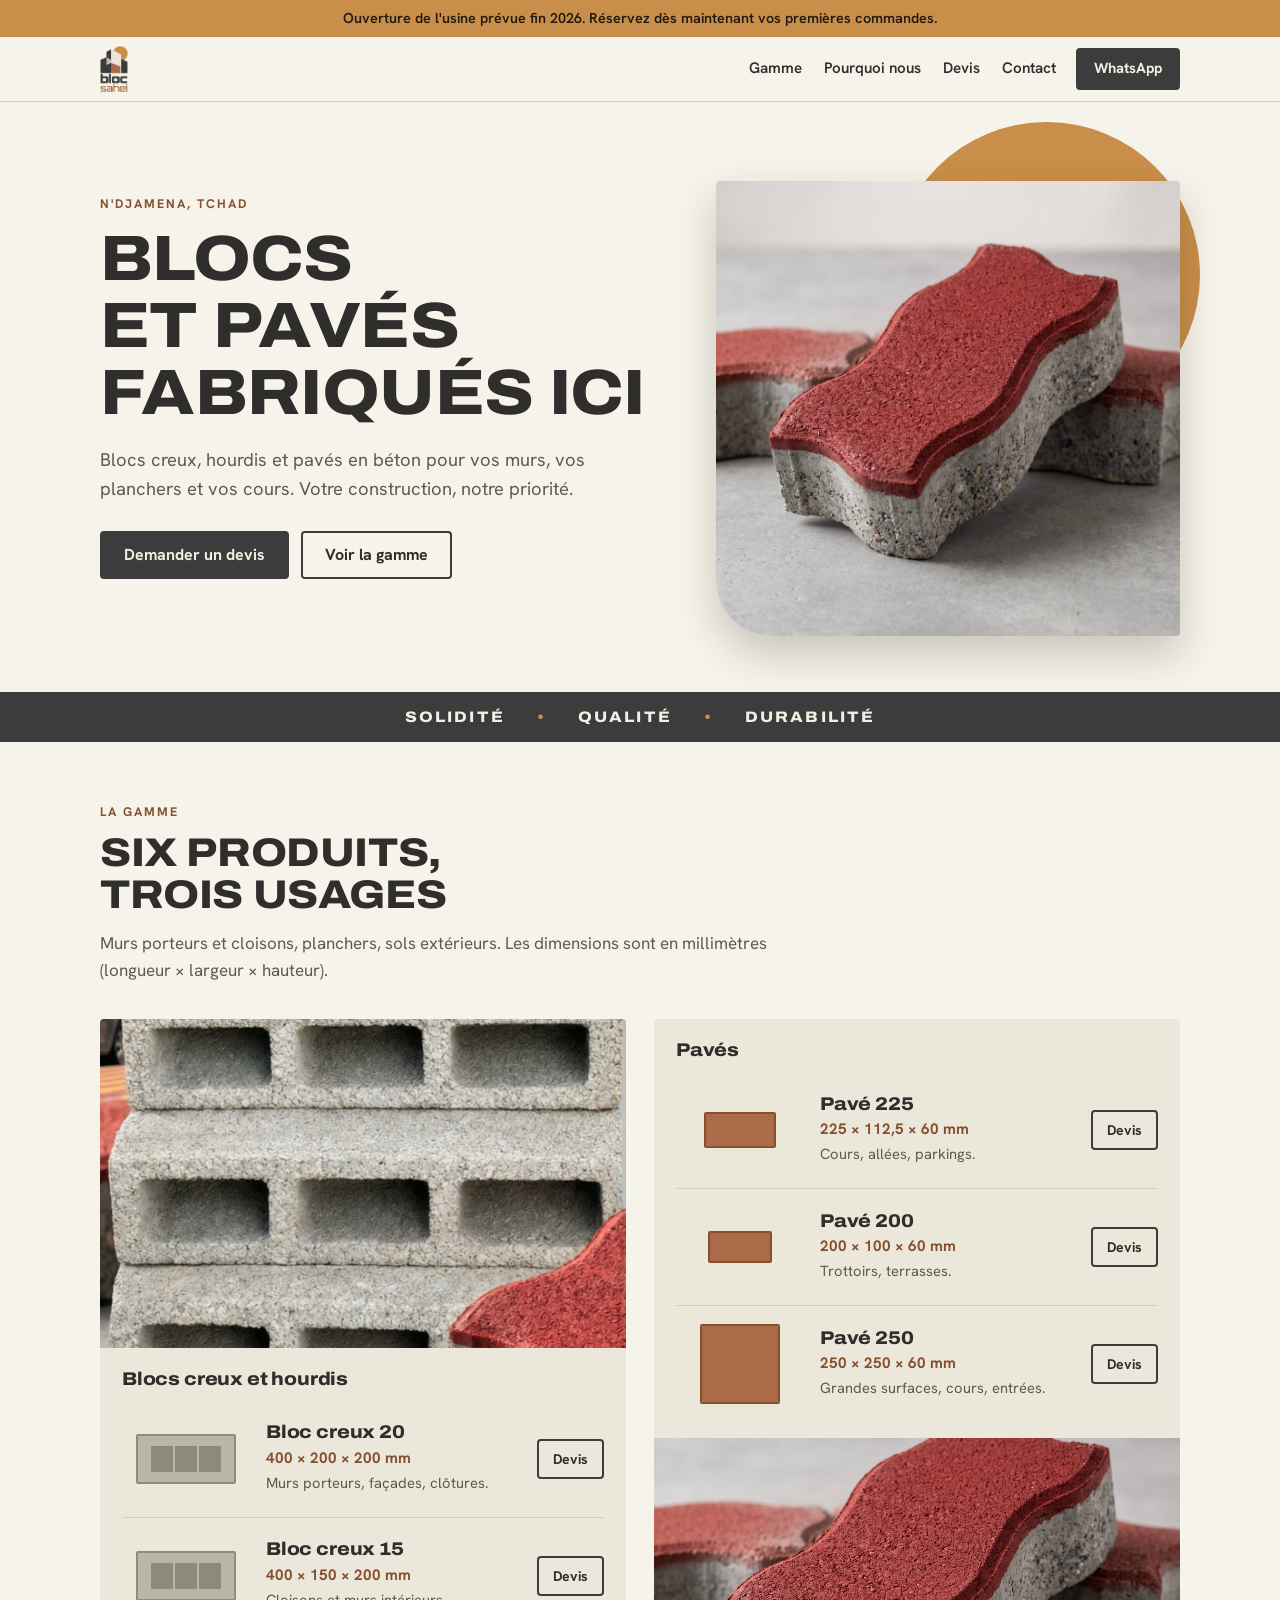
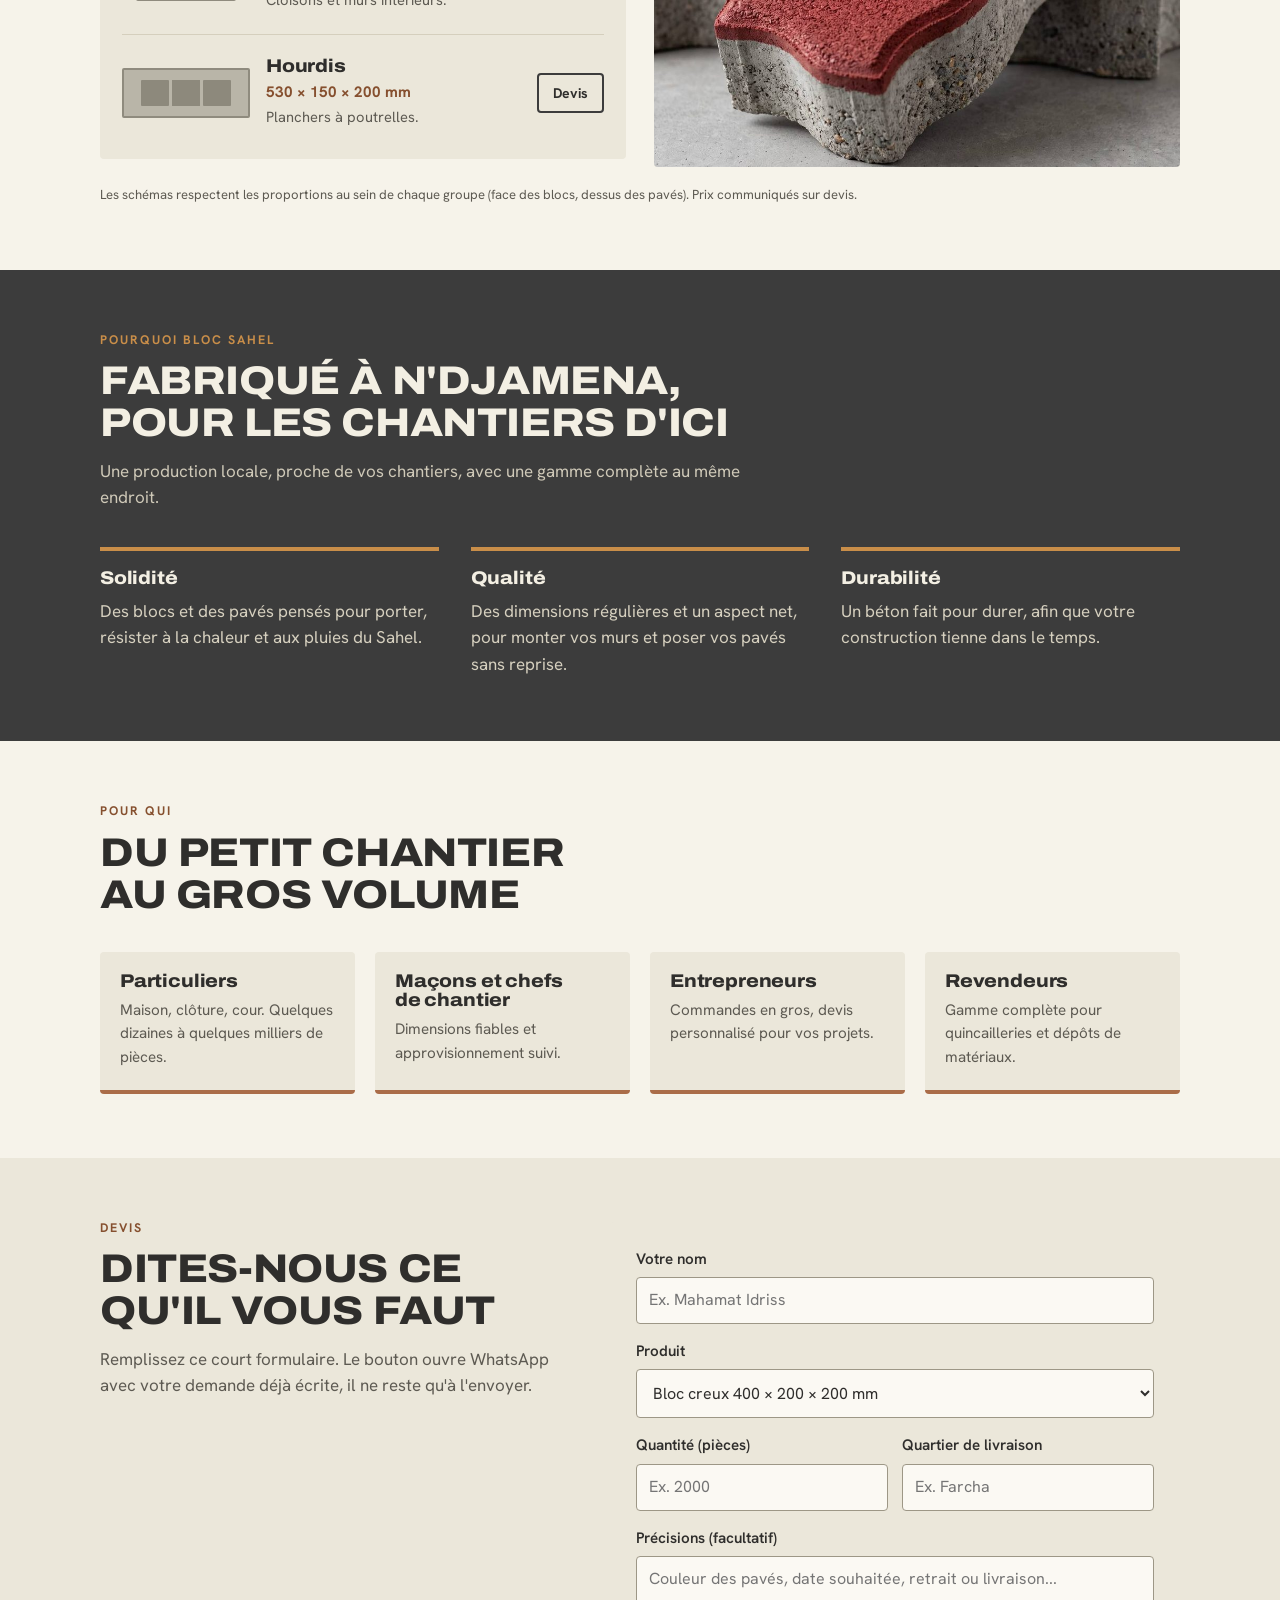
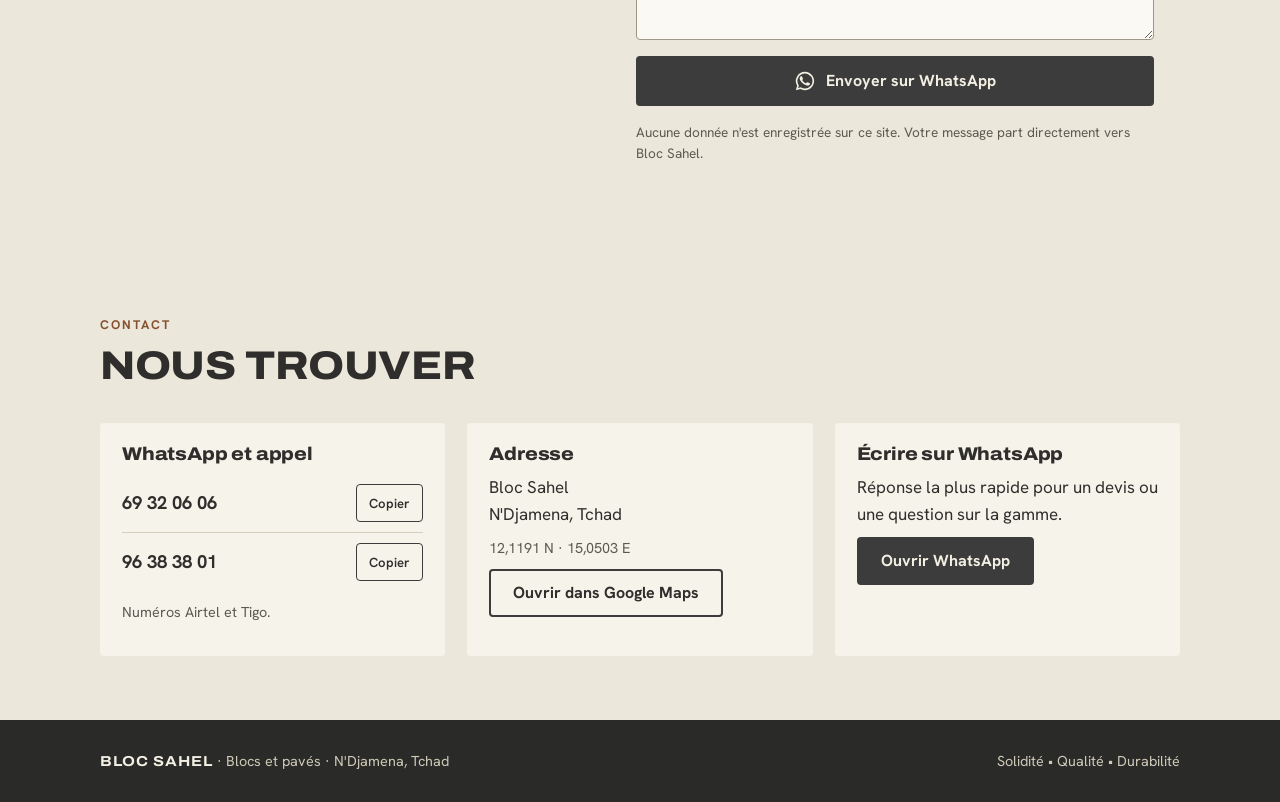
<file: index.html>
<!doctype html>
<html lang="fr">
<head>
<meta charset="utf-8">
<meta name="viewport" content="width=device-width,initial-scale=1">
<title>Bloc Sahel – Blocs creux, hourdis et pavés à N'Djamena</title>
<meta name="description" content="Bloc Sahel fabrique des blocs creux, hourdis et pavés en béton à N'Djamena, Tchad. Demandez votre devis sur WhatsApp.">
<meta property="og:title" content="Bloc Sahel – Blocs et pavés à N'Djamena">
<meta property="og:description" content="Blocs creux, hourdis et pavés. Devis sur WhatsApp : 69 32 06 06 / 96 38 38 01.">
<meta property="og:image" content="img/paver.jpg">
<meta property="og:locale" content="fr_TD">
<link rel="preconnect" href="https://fonts.googleapis.com"><link rel="preconnect" href="https://fonts.gstatic.com" crossorigin>
<link rel="stylesheet" href="https://fonts.googleapis.com/css2?family=Archivo:wdth,wght@100..125,500..900&family=Hanken+Grotesk:wght@400;500;600;700&display=swap">
<link rel="icon" href="favicon.ico" sizes="48x48">
<link rel="icon" type="image/png" sizes="32x32" href="img/favicon-32.png">
<link rel="apple-touch-icon" href="img/apple-touch-icon.png">
<link rel="icon" type="image/png" sizes="32x32" href="img/favicon-32.png">
<link rel="apple-touch-icon" href="img/apple-touch-icon.png">
<link rel="stylesheet" href="css/style.css">
<script type="application/ld+json">{"@context":"https://schema.org","@type":"LocalBusiness","name":"Bloc Sahel","description":"Fabrication de blocs creux, hourdis et pavés en béton","address":{"@type":"PostalAddress","addressLocality":"N'Djamena","addressCountry":"TD"},"geo":{"@type":"GeoCoordinates","latitude":12.1191352,"longitude":15.0502875},"telephone":["+23569320606","+23596383801"]}</script>
</head>
<body>
<div class="notice">Ouverture de l'usine prévue fin 2026. Réservez dès maintenant vos premières commandes.</div>

<header class="top">
  <div class="wrap">
    <a href="#top" aria-label="Bloc Sahel, accueil"><img src="img/logo.png" alt="Bloc Sahel" width="28" height="46"></a>
    <nav aria-label="Navigation principale">
      <a href="#gamme">Gamme</a><a href="#pourquoi">Pourquoi nous</a><a href="#devis">Devis</a><a href="#contact">Contact</a>
    </nav>
    <a class="btn btn-wa" data-wa href="https://wa.me/23569320606" target="_blank" rel="noopener">WhatsApp</a>
  </div>
</header>

<main id="top">
<div class="hero">
  <div class="wrap">
    <div>
      <p class="eyebrow">N'Djamena, Tchad</p>
      <h1>Blocs et pavés fabriqués ici</h1>
      <p class="lead">Blocs creux, hourdis et pavés en béton pour vos murs, vos planchers et vos cours. Votre construction, notre priorité.</p>
      <div class="cta">
        <a class="btn btn-wa" href="#devis">Demander un devis</a>
        <a class="btn btn-ghost" href="#gamme">Voir la gamme</a>
      </div>
    </div>
    <div class="stage"><img src="img/paver.jpg" alt="Pavé ondulé rouge en béton Bloc Sahel" width="1000" height="1000"></div>
  </div>
</div>

<div class="bar" aria-label="Nos trois engagements"><div class="wrap"><span>Solidité</span><span>•</span><span>Qualité</span><span>•</span><span>Durabilité</span></div></div>

<section id="gamme">
  <div class="wrap">
    <div class="head">
      <p class="eyebrow">La gamme</p>
      <h2>Six produits, trois usages</h2>
      <p>Murs porteurs et cloisons, planchers, sols extérieurs. Les dimensions sont en millimètres (longueur × largeur × hauteur).</p>
    </div>
    <div class="range">
      <div class="group">
        <img src="img/blocs.jpg" alt="Blocs creux en béton empilés" width="580" height="560" loading="lazy">
        <div class="in">
          <h3>Blocs creux et hourdis</h3>
          <div class="prod" data-p="Bloc creux 400 × 200 × 200 mm">
            <div class="shape"><i class="hol" style="width:100px;height:50px"><b></b></i></div>
            <div><h3>Bloc creux 20</h3><div class="dim">400 × 200 × 200 mm</div><p class="use">Murs porteurs, façades, clôtures.</p></div>
            <button class="btn btn-ghost pick" type="button">Devis</button>
          </div>
          <div class="prod" data-p="Bloc creux 400 × 150 × 200 mm">
            <div class="shape"><i class="hol" style="width:100px;height:50px"><b></b></i></div>
            <div><h3>Bloc creux 15</h3><div class="dim">400 × 150 × 200 mm</div><p class="use">Cloisons et murs intérieurs.</p></div>
            <button class="btn btn-ghost pick" type="button">Devis</button>
          </div>
          <div class="prod" data-p="Hourdis 530 × 150 × 200 mm">
            <div class="shape"><i class="hol" style="width:133px;height:50px"><b></b></i></div>
            <div><h3>Hourdis</h3><div class="dim">530 × 150 × 200 mm</div><p class="use">Planchers à poutrelles.</p></div>
            <button class="btn btn-ghost pick" type="button">Devis</button>
          </div>
        </div>
      </div>
      <div class="group">
        <div class="in">
          <h3>Pavés</h3>
          <div class="prod" data-p="Pavé 225 × 112,5 × 60 mm">
            <div class="shape"><i class="pav" style="width:72px;height:36px"></i></div>
            <div><h3>Pavé 225</h3><div class="dim">225 × 112,5 × 60 mm</div><p class="use">Cours, allées, parkings.</p></div>
            <button class="btn btn-ghost pick" type="button">Devis</button>
          </div>
          <div class="prod" data-p="Pavé 200 × 100 × 60 mm">
            <div class="shape"><i class="pav" style="width:64px;height:32px"></i></div>
            <div><h3>Pavé 200</h3><div class="dim">200 × 100 × 60 mm</div><p class="use">Trottoirs, terrasses.</p></div>
            <button class="btn btn-ghost pick" type="button">Devis</button>
          </div>
          <div class="prod" data-p="Pavé 250 × 250 × 60 mm">
            <div class="shape"><i class="pav" style="width:80px;height:80px"></i></div>
            <div><h3>Pavé 250</h3><div class="dim">250 × 250 × 60 mm</div><p class="use">Grandes surfaces, cours, entrées.</p></div>
            <button class="btn btn-ghost pick" type="button">Devis</button>
          </div>
        </div>
        <img src="img/paver.jpg" alt="Détail d'un pavé ondulé rouge" width="1000" height="1000" loading="lazy" style="aspect-ratio:16/10;object-fit:cover;object-position:50% 55%;margin-top:8px">
      </div>
    </div>
    <p class="scale">Les schémas respectent les proportions au sein de chaque groupe (face des blocs, dessus des pavés). Prix communiqués sur devis.</p>
  </div>
</section>

<section id="pourquoi" class="why">
  <div class="wrap">
    <div class="head">
      <p class="eyebrow">Pourquoi Bloc Sahel</p>
      <h2>Fabriqué à N'Djamena, pour les chantiers d'ici</h2>
      <p>Une production locale, proche de vos chantiers, avec une gamme complète au même endroit.</p>
    </div>
    <div class="pillars">
      <div class="pillar"><h3>Solidité</h3><p>Des blocs et des pavés pensés pour porter, résister à la chaleur et aux pluies du Sahel.</p></div>
      <div class="pillar"><h3>Qualité</h3><p>Des dimensions régulières et un aspect net, pour monter vos murs et poser vos pavés sans reprise.</p></div>
      <div class="pillar"><h3>Durabilité</h3><p>Un béton fait pour durer, afin que votre construction tienne dans le temps.</p></div>
    </div>
  </div>
</section>

<section id="pour-qui">
  <div class="wrap">
    <div class="head"><p class="eyebrow">Pour qui</p><h2>Du petit chantier au gros volume</h2></div>
    <div class="who">
      <div><h3>Particuliers</h3><p>Maison, clôture, cour. Quelques dizaines à quelques milliers de pièces.</p></div>
      <div><h3>Maçons et chefs de chantier</h3><p>Dimensions fiables et approvisionnement suivi.</p></div>
      <div><h3>Entrepreneurs</h3><p>Commandes en gros, devis personnalisé pour vos projets.</p></div>
      <div><h3>Revendeurs</h3><p>Gamme complète pour quincailleries et dépôts de matériaux.</p></div>
    </div>
  </div>
</section>

<section id="devis" style="background:var(--card)">
  <div class="wrap">
    <div class="head" style="margin:0">
      <p class="eyebrow">Devis</p>
      <h2>Dites-nous ce qu'il vous faut</h2>
      <p>Remplissez ce court formulaire. Le bouton ouvre WhatsApp avec votre demande déjà écrite, il ne reste qu'à l'envoyer.</p>
    </div>
    <form id="qf" autocomplete="on" novalidate>
      <label for="nom">Votre nom<input id="nom" name="nom" type="text" autocomplete="name" placeholder="Ex. Mahamat Idriss"></label>
      <label for="produit">Produit
        <select id="produit" name="produit"></select>
      </label>
      <div class="row">
        <label for="qte">Quantité (pièces)<input id="qte" name="qte" type="number" inputmode="numeric" min="1" step="1" placeholder="Ex. 2000"></label>
        <label for="lieu">Quartier de livraison<input id="lieu" name="lieu" type="text" placeholder="Ex. Farcha"></label>
      </div>
      <label for="msg">Précisions (facultatif)<textarea id="msg" name="msg" placeholder="Couleur des pavés, date souhaitée, retrait ou livraison..."></textarea></label>
      <a class="btn btn-wa" id="send" href="https://wa.me/23569320606" target="_blank" rel="noopener">
        <svg viewBox="0 0 24 24" aria-hidden="true"><path fill="currentColor" d="M12 2a10 10 0 0 0-8.6 15.1L2 22l5-1.3A10 10 0 1 0 12 2zm0 18.2a8.2 8.2 0 0 1-4.2-1.1l-.3-.2-3 .8.8-2.9-.2-.3A8.2 8.2 0 1 1 12 20.2zm4.5-6.1c-.2-.1-1.5-.7-1.7-.8-.2-.1-.4-.1-.6.1s-.7.8-.9 1c-.2.2-.3.2-.6.1s-1.1-.4-2.1-1.3c-.8-.7-1.3-1.6-1.5-1.9-.2-.3 0-.5.1-.6s.3-.3.4-.5c.1-.2.2-.3.2-.5s0-.4-.1-.5c-.1-.1-.6-1.4-.8-1.9-.2-.5-.4-.4-.6-.4h-.5c-.2 0-.5.1-.7.3-.2.2-.9.9-.9 2.2s1 2.6 1.1 2.7c.1.2 1.9 3 4.7 4.1.7.3 1.2.5 1.6.6.7.2 1.3.2 1.8.1.5-.1 1.5-.6 1.8-1.2.2-.6.2-1.1.2-1.2-.1-.1-.3-.2-.5-.3z"/></svg>
        Envoyer sur WhatsApp
      </a>
      <p class="hint">Aucune donnée n'est enregistrée sur ce site. Votre message part directement vers Bloc Sahel.</p>
    </form>
  </div>
</section>

<section id="contact" class="contact">
  <div class="wrap">
    <div class="head"><p class="eyebrow">Contact</p><h2>Nous trouver</h2></div>
    <div class="cards">
      <div>
        <h3>WhatsApp et appel</h3>
        <div class="num"><span data-phone="0"></span><button class="copy" type="button" data-phone-copy="0">Copier</button></div>
        <div class="num"><span data-phone="1"></span><button class="copy" type="button" data-phone-copy="1">Copier</button></div>
        <p class="small" style="margin-top:10px">Numéros Airtel et Tigo.</p>
      </div>
      <div>
        <h3>Adresse</h3>
        <p>Bloc Sahel<br>N'Djamena, Tchad</p>
        <p class="small">12,1191 N · 15,0503 E</p>
        <a class="btn btn-ghost" href="https://www.google.com/maps/place/Bloc+Sahel/@12.1193327,15.0503516,21z/data=!4m6!3m5!1s0x111963118b052567:0x7a5d087d380f86f6!8m2!3d12.1191352!4d15.0502875!16s%2Fg%2F11nvvldhlg" target="_blank" rel="noopener">Ouvrir dans Google Maps</a>
      </div>
      <div>
        <h3>Écrire sur WhatsApp</h3>
        <p>Réponse la plus rapide pour un devis ou une question sur la gamme.</p>
        <a class="btn btn-wa" data-wa href="https://wa.me/23569320606" target="_blank" rel="noopener">Ouvrir WhatsApp</a>
      </div>
    </div>
  </div>
</section>
</main>

<footer>
  <div class="wrap">
    <span><strong>Bloc Sahel</strong> · Blocs et pavés · N'Djamena, Tchad</span>
    <span>Solidité • Qualité • Durabilité</span>
  </div>
</footer>

<script src="js/content.js"></script>
<script src="js/main.js"></script>
</body>
</html>
</file>
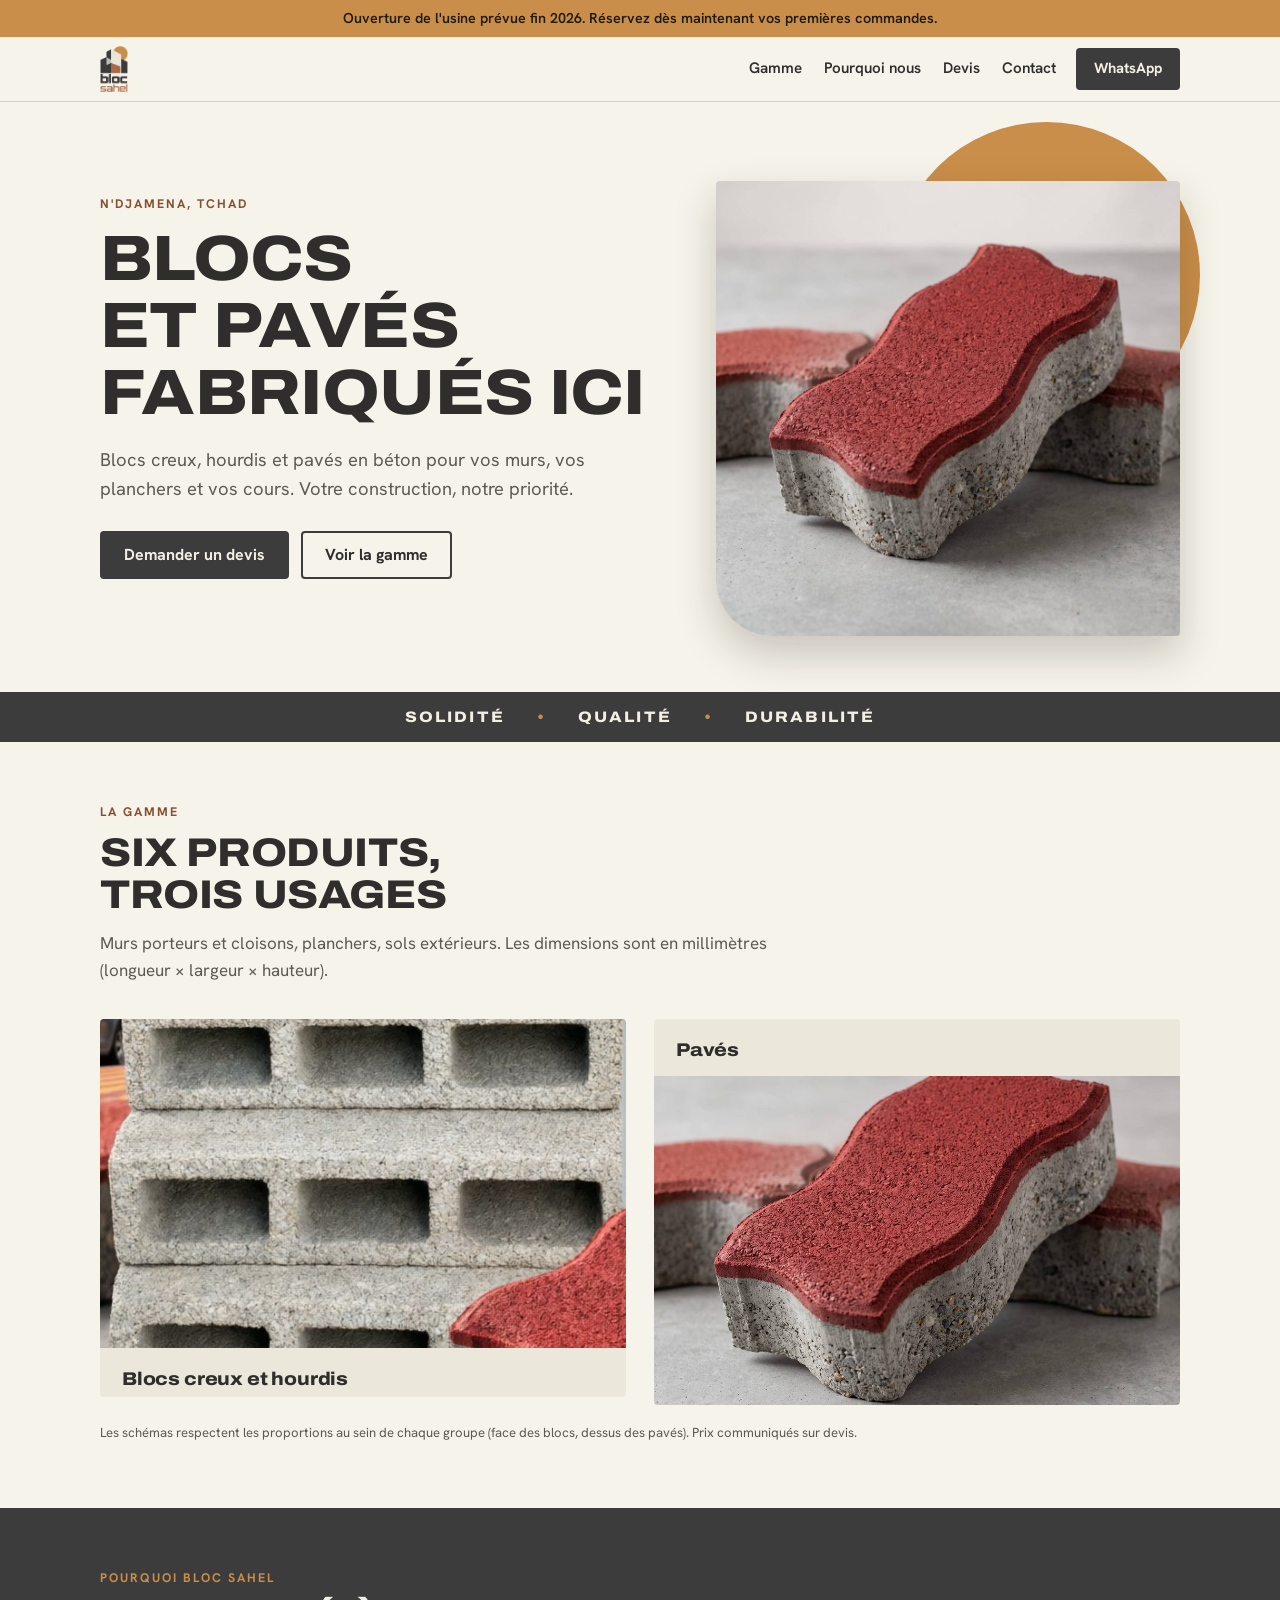
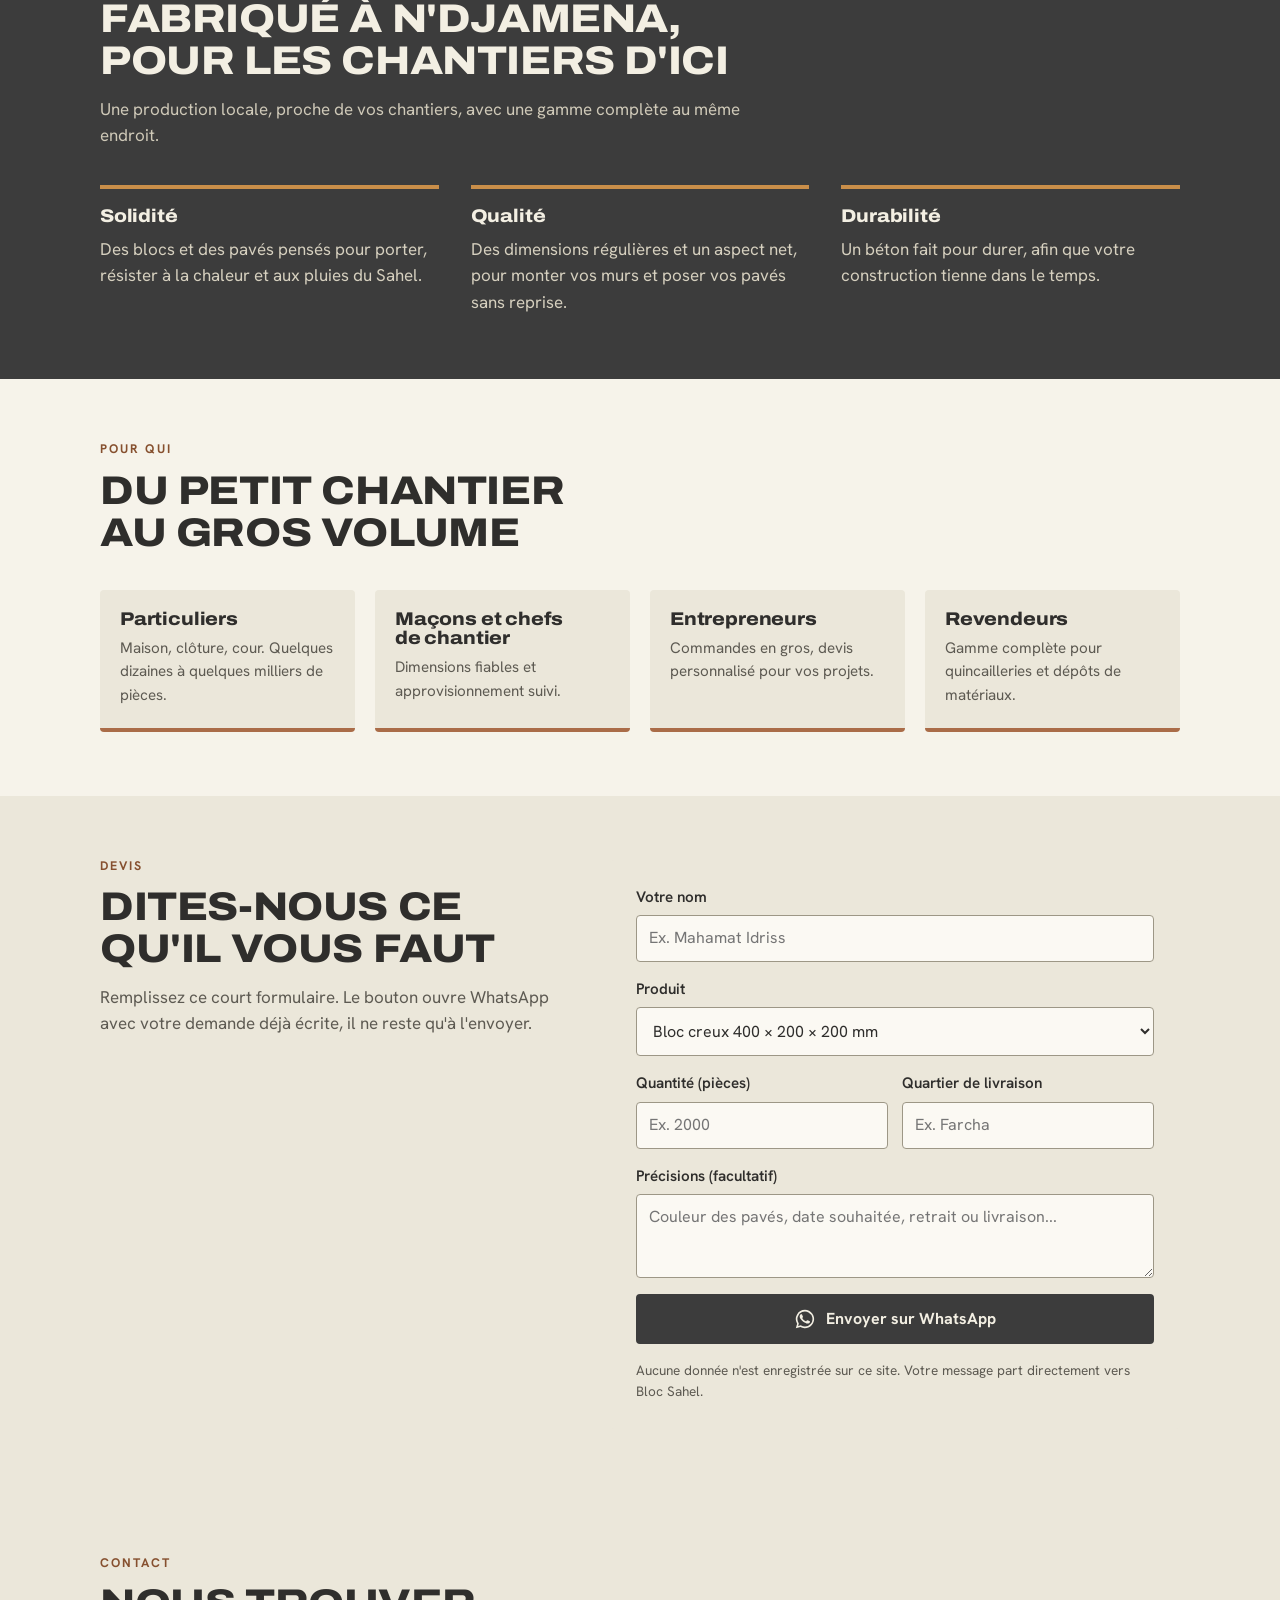
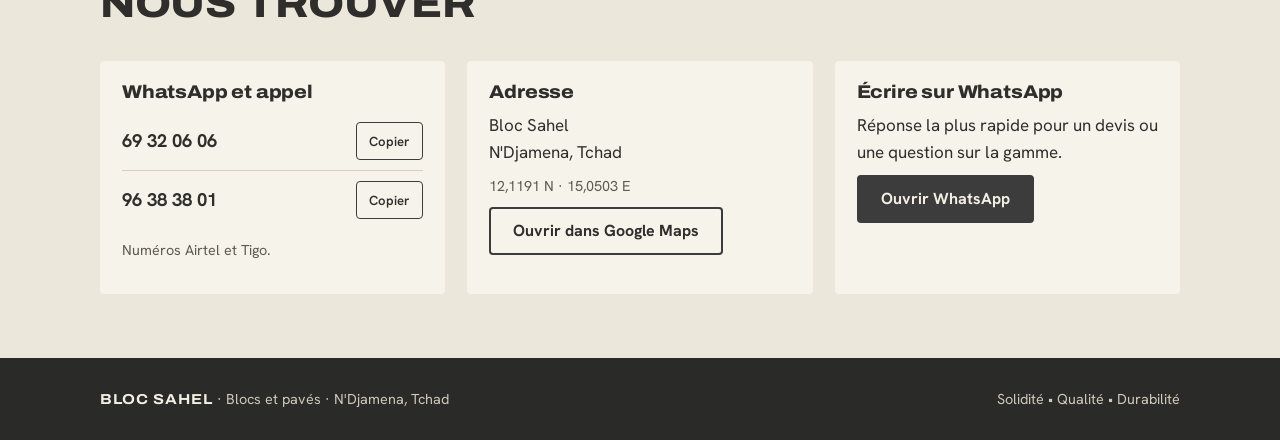
<file: index.template.html>
<!doctype html>
<html lang="fr">
<head>
<meta charset="utf-8">
<meta name="viewport" content="width=device-width,initial-scale=1">
<title>Bloc Sahel – Blocs creux, hourdis et pavés à N'Djamena</title>
<meta name="description" content="Bloc Sahel fabrique des blocs creux, hourdis et pavés en béton à N'Djamena, Tchad. Demandez votre devis sur WhatsApp.">
<meta property="og:title" content="Bloc Sahel – Blocs et pavés à N'Djamena">
<meta property="og:description" content="Blocs creux, hourdis et pavés. Devis sur WhatsApp : 69 32 06 06 / 96 38 38 01.">
<meta property="og:image" content="img/paver.jpg">
<meta property="og:locale" content="fr_TD">
<link rel="preconnect" href="https://fonts.googleapis.com"><link rel="preconnect" href="https://fonts.gstatic.com" crossorigin>
<link rel="stylesheet" href="https://fonts.googleapis.com/css2?family=Archivo:wdth,wght@100..125,500..900&family=Hanken+Grotesk:wght@400;500;600;700&display=swap">
<link rel="icon" href="favicon.ico" sizes="48x48">
<link rel="icon" type="image/png" sizes="32x32" href="img/favicon-32.png">
<link rel="apple-touch-icon" href="img/apple-touch-icon.png">
<link rel="icon" type="image/png" sizes="32x32" href="img/favicon-32.png">
<link rel="apple-touch-icon" href="img/apple-touch-icon.png">
<link rel="stylesheet" href="css/style.css">
<script type="application/ld+json">{"@context":"https://schema.org","@type":"LocalBusiness","name":"Bloc Sahel","description":"Fabrication de blocs creux, hourdis et pavés en béton","address":{"@type":"PostalAddress","addressLocality":"N'Djamena","addressCountry":"TD"},"geo":{"@type":"GeoCoordinates","latitude":12.1191352,"longitude":15.0502875},"telephone":["+23569320606","+23596383801"]}</script>
</head>
<body>
<div class="notice">Ouverture de l'usine prévue fin 2026. Réservez dès maintenant vos premières commandes.</div>

<header class="top">
  <div class="wrap">
    <a href="#top" aria-label="Bloc Sahel, accueil"><img src="img/logo.png" alt="Bloc Sahel" width="28" height="46"></a>
    <nav aria-label="Navigation principale">
      <a href="#gamme">Gamme</a><a href="#pourquoi">Pourquoi nous</a><a href="#devis">Devis</a><a href="#contact">Contact</a>
    </nav>
    <a class="btn btn-wa" data-wa href="https://wa.me/23569320606" target="_blank" rel="noopener">WhatsApp</a>
  </div>
</header>

<main id="top">
<div class="hero">
  <div class="wrap">
    <div>
      <p class="eyebrow">N'Djamena, Tchad</p>
      <h1>Blocs et pavés fabriqués ici</h1>
      <p class="lead">Blocs creux, hourdis et pavés en béton pour vos murs, vos planchers et vos cours. Votre construction, notre priorité.</p>
      <div class="cta">
        <a class="btn btn-wa" href="#devis">Demander un devis</a>
        <a class="btn btn-ghost" href="#gamme">Voir la gamme</a>
      </div>
    </div>
    <div class="stage"><img src="img/paver.jpg" alt="Pavé ondulé rouge en béton Bloc Sahel" width="1000" height="1000"></div>
  </div>
</div>

<div class="bar" aria-label="Nos trois engagements"><div class="wrap"><span>Solidité</span><span>•</span><span>Qualité</span><span>•</span><span>Durabilité</span></div></div>

<section id="gamme">
  <div class="wrap">
    <div class="head">
      <p class="eyebrow">La gamme</p>
      <h2>Six produits, trois usages</h2>
      <p>Murs porteurs et cloisons, planchers, sols extérieurs. Les dimensions sont en millimètres (longueur × largeur × hauteur).</p>
    </div>
    <div class="range">
      <div class="group">
        <img src="img/blocs.jpg" alt="Blocs creux en béton empilés" width="580" height="560" loading="lazy">
        <div class="in">
          <h3>Blocs creux et hourdis</h3>
          <!--PRODUCTS:blocs-->
        </div>
      </div>
      <div class="group">
        <div class="in">
          <h3>Pavés</h3>
          <!--PRODUCTS:paves-->
        </div>
        <img src="img/paver.jpg" alt="Détail d'un pavé ondulé rouge" width="1000" height="1000" loading="lazy" style="aspect-ratio:16/10;object-fit:cover;object-position:50% 55%;margin-top:8px">
      </div>
    </div>
    <p class="scale">Les schémas respectent les proportions au sein de chaque groupe (face des blocs, dessus des pavés). Prix communiqués sur devis.</p>
  </div>
</section>

<section id="pourquoi" class="why">
  <div class="wrap">
    <div class="head">
      <p class="eyebrow">Pourquoi Bloc Sahel</p>
      <h2>Fabriqué à N'Djamena, pour les chantiers d'ici</h2>
      <p>Une production locale, proche de vos chantiers, avec une gamme complète au même endroit.</p>
    </div>
    <div class="pillars">
      <div class="pillar"><h3>Solidité</h3><p>Des blocs et des pavés pensés pour porter, résister à la chaleur et aux pluies du Sahel.</p></div>
      <div class="pillar"><h3>Qualité</h3><p>Des dimensions régulières et un aspect net, pour monter vos murs et poser vos pavés sans reprise.</p></div>
      <div class="pillar"><h3>Durabilité</h3><p>Un béton fait pour durer, afin que votre construction tienne dans le temps.</p></div>
    </div>
  </div>
</section>

<section id="pour-qui">
  <div class="wrap">
    <div class="head"><p class="eyebrow">Pour qui</p><h2>Du petit chantier au gros volume</h2></div>
    <div class="who">
      <div><h3>Particuliers</h3><p>Maison, clôture, cour. Quelques dizaines à quelques milliers de pièces.</p></div>
      <div><h3>Maçons et chefs de chantier</h3><p>Dimensions fiables et approvisionnement suivi.</p></div>
      <div><h3>Entrepreneurs</h3><p>Commandes en gros, devis personnalisé pour vos projets.</p></div>
      <div><h3>Revendeurs</h3><p>Gamme complète pour quincailleries et dépôts de matériaux.</p></div>
    </div>
  </div>
</section>

<section id="devis" style="background:var(--card)">
  <div class="wrap">
    <div class="head" style="margin:0">
      <p class="eyebrow">Devis</p>
      <h2>Dites-nous ce qu'il vous faut</h2>
      <p>Remplissez ce court formulaire. Le bouton ouvre WhatsApp avec votre demande déjà écrite, il ne reste qu'à l'envoyer.</p>
    </div>
    <form id="qf" autocomplete="on" novalidate>
      <label for="nom">Votre nom<input id="nom" name="nom" type="text" autocomplete="name" placeholder="Ex. Mahamat Idriss"></label>
      <label for="produit">Produit
        <select id="produit" name="produit"></select>
      </label>
      <div class="row">
        <label for="qte">Quantité (pièces)<input id="qte" name="qte" type="number" inputmode="numeric" min="1" step="1" placeholder="Ex. 2000"></label>
        <label for="lieu">Quartier de livraison<input id="lieu" name="lieu" type="text" placeholder="Ex. Farcha"></label>
      </div>
      <label for="msg">Précisions (facultatif)<textarea id="msg" name="msg" placeholder="Couleur des pavés, date souhaitée, retrait ou livraison..."></textarea></label>
      <a class="btn btn-wa" id="send" href="https://wa.me/23569320606" target="_blank" rel="noopener">
        <svg viewBox="0 0 24 24" aria-hidden="true"><path fill="currentColor" d="M12 2a10 10 0 0 0-8.6 15.1L2 22l5-1.3A10 10 0 1 0 12 2zm0 18.2a8.2 8.2 0 0 1-4.2-1.1l-.3-.2-3 .8.8-2.9-.2-.3A8.2 8.2 0 1 1 12 20.2zm4.5-6.1c-.2-.1-1.5-.7-1.7-.8-.2-.1-.4-.1-.6.1s-.7.8-.9 1c-.2.2-.3.2-.6.1s-1.1-.4-2.1-1.3c-.8-.7-1.3-1.6-1.5-1.9-.2-.3 0-.5.1-.6s.3-.3.4-.5c.1-.2.2-.3.2-.5s0-.4-.1-.5c-.1-.1-.6-1.4-.8-1.9-.2-.5-.4-.4-.6-.4h-.5c-.2 0-.5.1-.7.3-.2.2-.9.9-.9 2.2s1 2.6 1.1 2.7c.1.2 1.9 3 4.7 4.1.7.3 1.2.5 1.6.6.7.2 1.3.2 1.8.1.5-.1 1.5-.6 1.8-1.2.2-.6.2-1.1.2-1.2-.1-.1-.3-.2-.5-.3z"/></svg>
        Envoyer sur WhatsApp
      </a>
      <p class="hint">Aucune donnée n'est enregistrée sur ce site. Votre message part directement vers Bloc Sahel.</p>
    </form>
  </div>
</section>

<section id="contact" class="contact">
  <div class="wrap">
    <div class="head"><p class="eyebrow">Contact</p><h2>Nous trouver</h2></div>
    <div class="cards">
      <div>
        <h3>WhatsApp et appel</h3>
        <div class="num"><span data-phone="0"></span><button class="copy" type="button" data-phone-copy="0">Copier</button></div>
        <div class="num"><span data-phone="1"></span><button class="copy" type="button" data-phone-copy="1">Copier</button></div>
        <p class="small" style="margin-top:10px">Numéros Airtel et Tigo.</p>
      </div>
      <div>
        <h3>Adresse</h3>
        <p>Bloc Sahel<br>N'Djamena, Tchad</p>
        <p class="small">12,1191 N · 15,0503 E</p>
        <a class="btn btn-ghost" href="https://www.google.com/maps/place/Bloc+Sahel/@12.1193327,15.0503516,21z/data=!4m6!3m5!1s0x111963118b052567:0x7a5d087d380f86f6!8m2!3d12.1191352!4d15.0502875!16s%2Fg%2F11nvvldhlg" target="_blank" rel="noopener">Ouvrir dans Google Maps</a>
      </div>
      <div>
        <h3>Écrire sur WhatsApp</h3>
        <p>Réponse la plus rapide pour un devis ou une question sur la gamme.</p>
        <a class="btn btn-wa" data-wa href="https://wa.me/23569320606" target="_blank" rel="noopener">Ouvrir WhatsApp</a>
      </div>
    </div>
  </div>
</section>
</main>

<footer>
  <div class="wrap">
    <span><strong>Bloc Sahel</strong> · Blocs et pavés · N'Djamena, Tchad</span>
    <span>Solidité • Qualité • Durabilité</span>
  </div>
</footer>

<script src="js/content.js"></script>
<script src="js/main.js"></script>
</body>
</html>
</file>
<file: css/style.css>
/* Concept : blocs empilés. Sections en bandes franches, soleil ocre du logo comme seul rond, schémas de produits à l'échelle. */
:root{
  --bg:#f6f3ea; --card:#ebe7da; --ink:#2f2e2c; --muted:#5d5a52; --line:#d5cfbd;
  --terra:#aa6c48; --terra-d:#86502f; --ochre:#c98e49; --charcoal:#3c3c3c; --on-dark:#f3efe3;
  --display:'Archivo','Arial Black',system-ui,sans-serif; --body:'Hanken Grotesk',system-ui,-apple-system,'Segoe UI',Roboto,sans-serif;
  color-scheme:light;
}
*{box-sizing:border-box}
html{scroll-behavior:smooth;scroll-padding-top:76px}
body{margin:0;background:var(--bg);color:var(--ink);font:400 17px/1.55 var(--body);-webkit-text-size-adjust:100%}
img{display:block;max-width:100%;height:auto}
a{color:inherit}
.wrap{max-width:1120px;margin-inline:auto;padding-inline:20px}
h1,h2,h3{font-family:var(--display);font-stretch:112%;font-weight:800;line-height:1.05;margin:0;text-wrap:balance;letter-spacing:-.01em}
h1{font-size:clamp(2.1rem,6.6vw,4rem);text-transform:uppercase}
h2{font-size:clamp(1.6rem,4.4vw,2.5rem);text-transform:uppercase}
h3{font-size:1.15rem}
.eyebrow{font:700 .78rem/1 var(--body);letter-spacing:.16em;text-transform:uppercase;color:var(--terra-d);margin:0 0 14px}
.btn{display:inline-flex;align-items:center;justify-content:center;gap:10px;min-height:48px;padding:12px 22px;border-radius:4px;border:2px solid var(--charcoal);font:700 1rem/1 var(--body);text-decoration:none;cursor:pointer;background:transparent;color:var(--ink)}
.btn:focus-visible,a:focus-visible,input:focus-visible,select:focus-visible,textarea:focus-visible,button:focus-visible{outline:3px solid var(--ochre);outline-offset:2px}
.btn-wa{background:var(--charcoal);color:var(--on-dark)}
.btn-wa:hover{background:#242424}
.btn-ghost:hover{background:var(--card)}
.btn svg{width:22px;height:22px;flex:none}

.notice{background:var(--ochre);color:#201a10;font:600 .9rem/1.3 var(--body);text-align:center;padding:9px 16px}
header.top{position:sticky;top:env(safe-area-inset-top,0px);z-index:20;background:var(--bg);border-bottom:1px solid var(--line)}
.top .wrap{display:flex;align-items:center;gap:20px;min-height:64px;padding-block:8px}
.top img{height:46px;width:auto}
.top nav{margin-left:auto;display:flex;gap:22px}
.top nav a{text-decoration:none;font-weight:600;font-size:.95rem}
.top nav a:hover{color:var(--terra-d)}
.top .btn{min-height:42px;padding:8px 16px;font-size:.92rem}
@media(max-width:760px){.top nav{display:none}.top .btn{margin-left:auto}}

.hero{padding-block:40px 56px}
.hero .wrap{display:grid;grid-template-columns:1.05fr .95fr;gap:40px;align-items:center}
.hero p.lead{font-size:1.15rem;max-width:34em;color:var(--muted);margin:20px 0 28px}
.hero .cta{display:flex;flex-wrap:wrap;gap:12px}
.stage{position:relative;aspect-ratio:1/1;max-width:520px;margin-inline:auto;width:100%}
.stage::before{content:"";position:absolute;width:62%;aspect-ratio:1;border-radius:50%;background:var(--ochre);right:-4%;top:-4%}
.stage img{position:absolute;inset:8% 0 0 6%;width:94%;height:92%;object-fit:cover;border-radius:4px 4px 4px 56px;box-shadow:0 18px 40px rgba(40,30,20,.22)}
@media(max-width:820px){.hero .wrap{grid-template-columns:1fr}.stage{max-width:440px}}

.bar{background:var(--charcoal);color:var(--on-dark);padding-block:16px}
.bar .wrap{display:flex;flex-wrap:wrap;justify-content:center;gap:8px 32px;font:800 .95rem/1.2 var(--display);font-stretch:112%;letter-spacing:.14em;text-transform:uppercase}
.bar span:nth-child(even){color:var(--ochre)}

section{padding-block:64px}
.head{max-width:40em;margin-bottom:36px}
.head p{color:var(--muted);margin:14px 0 0}

.range{display:grid;grid-template-columns:1fr 1fr;gap:28px;align-items:start}
.group{background:var(--card);border-radius:4px;overflow:hidden}
.group>img{width:100%;aspect-ratio:16/10;object-fit:cover}
.group .in{padding:22px 22px 8px}
.prod{display:grid;grid-template-columns:128px 1fr auto;gap:16px;align-items:center;padding:16px 0;border-top:1px solid var(--line)}
.prod:first-of-type{border-top:0}
.shape{display:flex;align-items:center;justify-content:center;height:84px}
.shape i{display:block;position:relative;background:#b9b5a8;border:2px solid #8f8b7e;border-radius:2px}
.shape i.hol::before,.shape i.hol::after{content:"";position:absolute;top:22%;bottom:22%;width:22%;background:#8d897c;border-radius:1px}
.shape i.hol::before{left:14%}.shape i.hol::after{right:14%}
.shape i.hol b{position:absolute;top:22%;bottom:22%;left:39%;width:22%;background:#8d897c}
.shape i.pav{background:var(--terra);border-color:var(--terra-d)}
.prod h3{margin-bottom:4px}
.dim{font-variant-numeric:tabular-nums;font-weight:700;color:var(--terra-d);font-size:.95rem}
.use{margin:2px 0 0;font-size:.92rem;color:var(--muted)}
.prod .btn{min-height:40px;padding:8px 14px;font-size:.88rem}
.scale{font-size:.82rem;color:var(--muted);margin:18px 0 0}
@media(max-width:900px){.range{grid-template-columns:1fr}}
@media(max-width:480px){.prod{grid-template-columns:96px 1fr}.prod .btn{grid-column:1/-1}}

.why{background:var(--charcoal);color:var(--on-dark)}
.why .eyebrow{color:var(--ochre)}
.why .head p{color:#cfc9b8}
.pillars{display:grid;grid-template-columns:repeat(3,1fr);gap:32px}
.pillar{border-top:4px solid var(--ochre);padding-top:18px}
.pillar p{color:#d6d0bf;margin:10px 0 0}
@media(max-width:820px){.pillars{grid-template-columns:1fr;gap:26px}}

.who{display:grid;grid-template-columns:repeat(4,1fr);gap:20px}
.who div{background:var(--card);padding:20px;border-radius:4px;border-bottom:4px solid var(--terra)}
.who p{margin:8px 0 0;font-size:.95rem;color:var(--muted)}
@media(max-width:900px){.who{grid-template-columns:1fr 1fr}}
@media(max-width:520px){.who{grid-template-columns:1fr}}

#devis .wrap{display:grid;grid-template-columns:.9fr 1.1fr;gap:44px;align-items:start}
form{background:var(--card);padding:26px;border-radius:4px;display:grid;gap:16px}
label{display:grid;gap:6px;font-weight:600;font-size:.95rem}
input,select,textarea{font:400 1rem/1.3 var(--body);padding:12px;min-height:46px;border:1.5px solid #9d9786;border-radius:4px;background:#fbf9f3;color:var(--ink);width:100%}
textarea{min-height:84px;resize:vertical}
.row{display:grid;grid-template-columns:1fr 1fr;gap:14px}
form .hint{margin:0;font-size:.85rem;color:var(--muted)}
@media(max-width:860px){#devis .wrap{grid-template-columns:1fr}}
@media(max-width:480px){.row{grid-template-columns:1fr}}

.contact{background:var(--card)}
.cards{display:grid;grid-template-columns:repeat(3,1fr);gap:22px}
.cards>div{background:var(--bg);padding:22px;border-radius:4px}
.cards h3{margin-bottom:10px}
.num{display:flex;align-items:center;justify-content:space-between;gap:10px;padding:10px 0;border-top:1px solid var(--line);font-variant-numeric:tabular-nums;font-weight:700;font-size:1.15rem}
.num:first-of-type{border-top:0}
.copy{min-height:38px;padding:6px 12px;font:600 .82rem/1 var(--body);border:1.5px solid var(--charcoal);background:transparent;border-radius:4px;cursor:pointer;color:var(--ink)}
.cards p{margin:0 0 10px}
.small{font-size:.9rem;color:var(--muted)}
@media(max-width:860px){.cards{grid-template-columns:1fr}}

footer{background:#2a2a28;color:#cfc9b8;padding-block:30px;font-size:.9rem}
footer .wrap{display:flex;flex-wrap:wrap;justify-content:space-between;gap:10px 24px}
footer strong{color:var(--on-dark);font-family:var(--display);font-stretch:112%;text-transform:uppercase;letter-spacing:.06em}
@media(prefers-reduced-motion:reduce){html{scroll-behavior:auto}}

.in h3+.prod{margin-top:12px}

.head .eyebrow{margin:0 0 14px;color:var(--terra-d)}
.why .head .eyebrow{color:var(--ochre)}
</file>
